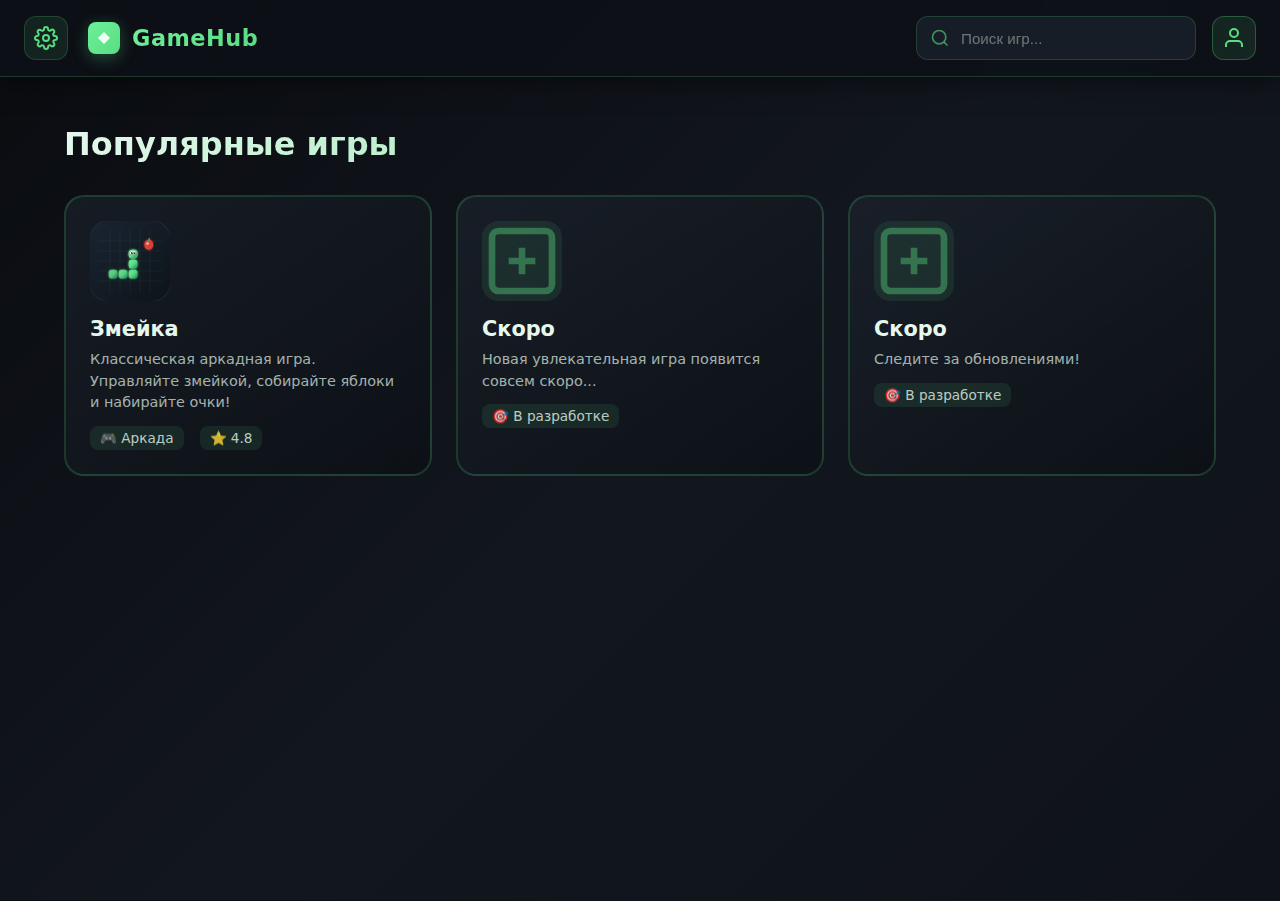
<file: index.html>
<!DOCTYPE html>
<html lang="ru">
<head>
  <meta charset="UTF-8">
  <meta name="viewport" content="width=device-width, initial-scale=1.0">
  <meta name="description" content="Портал браузерных игр - играйте бесплатно онлайн">
  <meta name="theme-color" content="#5ADC82">
  <title>GameHub — Портал игр</title>
  <link rel="icon" type="image/svg+xml" href="games/snake/icon.svg">
  <link rel="manifest" href="manifest.json">
  <link rel="apple-touch-icon" href="games/snake/icon.svg">
  <link rel="stylesheet" href="portal.css">
</head>
<body>
  <!-- Хедер -->
  <header class="header">
    <div class="header-left">
      <button class="menu-btn" id="menuBtn" aria-label="Меню настроек">
        <svg width="24" height="24" viewBox="0 0 24 24" fill="none" stroke="currentColor" stroke-width="2">
          <path d="M12 15a3 3 0 1 0 0-6 3 3 0 0 0 0 6Z"/>
          <path d="M19.4 15a1.65 1.65 0 0 0 .33 1.82l.06.06a2 2 0 0 1 0 2.83 2 2 0 0 1-2.83 0l-.06-.06a1.65 1.65 0 0 0-1.82-.33 1.65 1.65 0 0 0-1 1.51V21a2 2 0 0 1-2 2 2 2 0 0 1-2-2v-.09A1.65 1.65 0 0 0 9 19.4a1.65 1.65 0 0 0-1.82.33l-.06.06a2 2 0 0 1-2.83 0 2 2 0 0 1 0-2.83l.06-.06a1.65 1.65 0 0 0 .33-1.82 1.65 1.65 0 0 0-1.51-1H3a2 2 0 0 1-2-2 2 2 0 0 1 2-2h.09A1.65 1.65 0 0 0 4.6 9a1.65 1.65 0 0 0-.33-1.82l-.06-.06a2 2 0 0 1 0-2.83 2 2 0 0 1 2.83 0l.06.06a1.65 1.65 0 0 0 1.82.33H9a1.65 1.65 0 0 0 1-1.51V3a2 2 0 0 1 2-2 2 2 0 0 1 2 2v.09a1.65 1.65 0 0 0 1 1.51 1.65 1.65 0 0 0 1.82-.33l.06-.06a2 2 0 0 1 2.83 0 2 2 0 0 1 0 2.83l-.06.06a1.65 1.65 0 0 0-.33 1.82V9a1.65 1.65 0 0 0 1.51 1H21a2 2 0 0 1 2 2 2 2 0 0 1-2 2h-.09a1.65 1.65 0 0 0-1.51 1Z"/>
        </svg>
      </button>
      <div class="logo">
        <svg class="logo-icon" viewBox="0 0 32 32" width="32" height="32">
          <defs>
            <linearGradient id="logoGrad" x1="0" y1="0" x2="1" y2="1">
              <stop offset="0%" stop-color="#6ef09a"/>
              <stop offset="100%" stop-color="#5ADC82"/>
            </linearGradient>
          </defs>
          <rect width="32" height="32" rx="8" fill="url(#logoGrad)"/>
          <path d="M10 16 L16 10 L22 16 L16 22 Z" fill="rgba(255,255,255,0.9)"/>
        </svg>
        <span class="logo-text">GameHub</span>
      </div>
    </div>
    
    <div class="header-right">
      <div class="search-box">
        <svg class="search-icon" width="20" height="20" viewBox="0 0 24 24" fill="none" stroke="currentColor" stroke-width="2">
          <circle cx="11" cy="11" r="8"/>
          <path d="M21 21l-4.35-4.35"/>
        </svg>
        <input type="text" id="searchInput" class="search-input" placeholder="Поиск игр...">
      </div>
      
      <button class="profile-btn" id="profileBtn" aria-label="Профиль">
        <svg width="24" height="24" viewBox="0 0 24 24" fill="none" stroke="currentColor" stroke-width="2">
          <path d="M20 21v-2a4 4 0 0 0-4-4H8a4 4 0 0 0-4 4v2"/>
          <circle cx="12" cy="7" r="4"/>
        </svg>
      </button>
    </div>
  </header>

  <!-- Меню настроек -->
  <div class="settings-menu" id="settingsMenu" hidden>
    <div class="settings-content">
      <div class="settings-header">
        <h2>Настройки</h2>
        <button class="close-btn" id="closeSettings" aria-label="Закрыть">
          <svg width="24" height="24" viewBox="0 0 24 24" fill="none" stroke="currentColor" stroke-width="2">
            <line x1="18" y1="6" x2="6" y2="18"/>
            <line x1="6" y1="6" x2="18" y2="18"/>
          </svg>
        </button>
      </div>
      
      <div class="settings-body">
        <div class="setting-item">
          <label for="themeSelect">Тема оформления</label>
          <select id="themeSelect" class="setting-select">
            <option value="dark">Тёмная</option>
            <option value="light">Светлая</option>
            <option value="auto">Автоматически</option>
          </select>
        </div>
        
        <div class="setting-item">
          <label for="soundToggle">
            <span>Звуки</span>
            <input type="checkbox" id="soundToggle" class="setting-toggle" checked>
            <span class="toggle-slider"></span>
          </label>
        </div>
        
        <div class="setting-item">
          <label for="notifToggle">
            <span>Уведомления</span>
            <input type="checkbox" id="notifToggle" class="setting-toggle" checked>
            <span class="toggle-slider"></span>
          </label>
        </div>
        
        <div class="setting-item">
          <label for="langSelect">Язык</label>
          <select id="langSelect" class="setting-select">
            <option value="ru">Русский</option>
            <option value="en">English</option>
          </select>
        </div>
      </div>
    </div>
  </div>

  <!-- Модальное окно профиля -->
  <div class="profile-modal" id="profileModal" hidden>
    <div class="profile-content">
      <div class="profile-header">
        <h2>Вход в аккаунт</h2>
        <button class="close-btn" id="closeProfile" aria-label="Закрыть">
          <svg width="24" height="24" viewBox="0 0 24 24" fill="none" stroke="currentColor" stroke-width="2">
            <line x1="18" y1="6" x2="6" y2="18"/>
            <line x1="6" y1="6" x2="18" y2="18"/>
          </svg>
        </button>
      </div>
      
      <div class="profile-body">
        <p class="profile-subtitle">Войдите, чтобы сохранять свой прогресс и достижения</p>
        
        <button class="google-signin-btn">
          <svg class="google-icon" width="20" height="20" viewBox="0 0 24 24">
            <path fill="#4285F4" d="M22.56 12.25c0-.78-.07-1.53-.2-2.25H12v4.26h5.92c-.26 1.37-1.04 2.53-2.21 3.31v2.77h3.57c2.08-1.92 3.28-4.74 3.28-8.09z"/>
            <path fill="#34A853" d="M12 23c2.97 0 5.46-.98 7.28-2.66l-3.57-2.77c-.98.66-2.23 1.06-3.71 1.06-2.86 0-5.29-1.93-6.16-4.53H2.18v2.84C3.99 20.53 7.7 23 12 23z"/>
            <path fill="#FBBC05" d="M5.84 14.09c-.22-.66-.35-1.36-.35-2.09s.13-1.43.35-2.09V7.07H2.18C1.43 8.55 1 10.22 1 12s.43 3.45 1.18 4.93l2.85-2.22.81-.62z"/>
            <path fill="#EA4335" d="M12 5.38c1.62 0 3.06.56 4.21 1.64l3.15-3.15C17.45 2.09 14.97 1 12 1 7.7 1 3.99 3.47 2.18 7.07l3.66 2.84c.87-2.6 3.3-4.53 6.16-4.53z"/>
          </svg>
          Войти через Google
        </button>
        
        <div class="divider">
          <span>или</span>
        </div>
        
        <button class="guest-btn">Продолжить как гость</button>
      </div>
    </div>
  </div>

  <!-- Основной контент -->
  <main class="main-content">
    <div class="container">
      <section class="games-section">
        <h1 class="section-title">Популярные игры</h1>
        
        <div class="games-grid">
          <!-- Карточка игры Змейка -->
          <a href="games/snake/index.html" class="game-card">
            <div class="game-card-inner">
              <div class="game-icon">
                <img src="games/snake/icon.svg" alt="Змейка" width="80" height="80">
              </div>
              <div class="game-info">
                <h3 class="game-title">Змейка</h3>
                <p class="game-description">Классическая аркадная игра. Управляйте змейкой, собирайте яблоки и набирайте очки!</p>
                <div class="game-meta">
                  <span class="game-category">🎮 Аркада</span>
                  <span class="game-rating">⭐ 4.8</span>
                </div>
              </div>
              <div class="play-overlay">
                <div class="play-btn">
                  <svg width="32" height="32" viewBox="0 0 24 24" fill="currentColor">
                    <path d="M8 5v14l11-7z"/>
                  </svg>
                </div>
              </div>
            </div>
          </a>

          <!-- Заглушки для будущих игр -->
          <div class="game-card coming-soon">
            <div class="game-card-inner">
              <div class="game-icon placeholder">
                <svg width="80" height="80" viewBox="0 0 24 24" fill="none" stroke="currentColor" stroke-width="2">
                  <rect x="3" y="3" width="18" height="18" rx="2"/>
                  <path d="M12 8v8m-4-4h8"/>
                </svg>
              </div>
              <div class="game-info">
                <h3 class="game-title">Скоро</h3>
                <p class="game-description">Новая увлекательная игра появится совсем скоро...</p>
                <div class="game-meta">
                  <span class="game-category">🎯 В разработке</span>
                </div>
              </div>
            </div>
          </div>

          <div class="game-card coming-soon">
            <div class="game-card-inner">
              <div class="game-icon placeholder">
                <svg width="80" height="80" viewBox="0 0 24 24" fill="none" stroke="currentColor" stroke-width="2">
                  <rect x="3" y="3" width="18" height="18" rx="2"/>
                  <path d="M12 8v8m-4-4h8"/>
                </svg>
              </div>
              <div class="game-info">
                <h3 class="game-title">Скоро</h3>
                <p class="game-description">Следите за обновлениями!</p>
                <div class="game-meta">
                  <span class="game-category">🎯 В разработке</span>
                </div>
              </div>
            </div>
          </div>
        </div>
      </section>
    </div>
  </main>

  <script src="portal.js"></script>
</body>
</html>
</file>
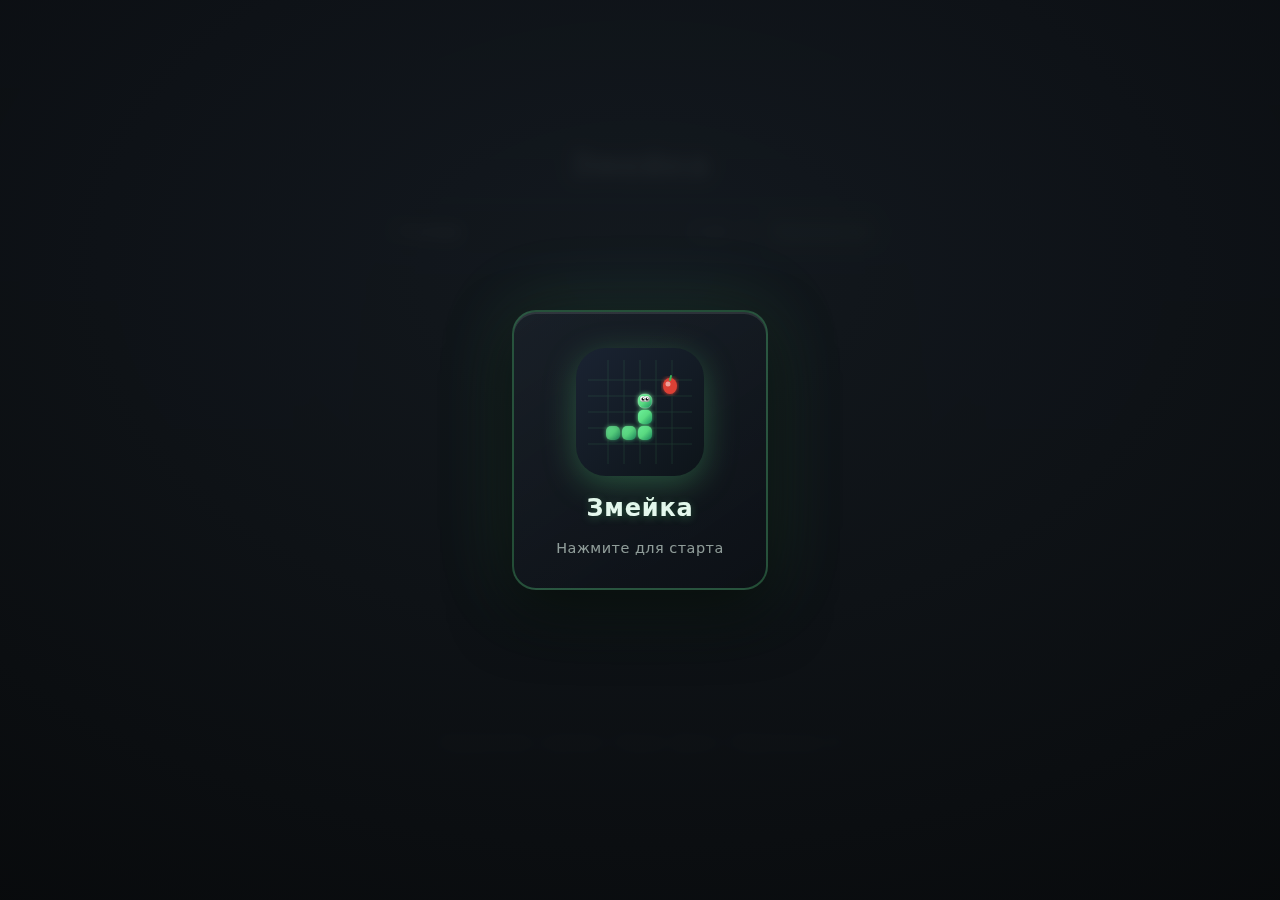
<file: games/snake/index.html>
<!DOCTYPE html>
<html lang="ru">
<head>
  <meta charset="UTF-8">
  <meta name="viewport" content="width=device-width, initial-scale=1.0">
  <meta name="description" content="Классическая игра Змейка с красивым дизайном">
  <meta name="theme-color" content="#5ADC82">
  <meta name="apple-mobile-web-app-capable" content="yes">
  <meta name="apple-mobile-web-app-status-bar-style" content="black-translucent">
  <meta name="apple-mobile-web-app-title" content="Змейка">
  <title>Змейка — Игра</title>
  <link rel="icon" type="image/svg+xml" href="icon.svg">
  <link rel="stylesheet" href="style.css">
  <link rel="manifest" href="manifest.json">
  <link rel="apple-touch-icon" href="icon.svg">
</head>
<body>
  <div class="wrap">
    <h1>Змейка</h1>

    <div class="game-wrap">
      <div class="hud">
        
        <div id="hud-status">Готово</div>
        <div class="hud-right">
          <div id="hud-score">Счёт: 0</div>
          <button id="restart">Перезапуск (R)</button>
        </div>
      </div>

      <canvas id="game" width="520" height="520"></canvas>
    </div>

    <p class="hint">Управление: стрелки • Пауза: Space • Перезапуск: R</p>
  </div>
  <div id="launcher" class="launch-overlay" role="button" aria-label="Запустить игру Змейка" tabindex="0">
    <div class="launch-card">
      <svg class="launch-icon" viewBox="0 0 128 128" aria-hidden="true">
        <defs>
          <linearGradient id="bgGrad" x1="0" y1="0" x2="1" y2="1">
            <stop offset="0%" stop-color="#1a2332"/>
            <stop offset="100%" stop-color="#0d1419"/>
          </linearGradient>
          <linearGradient id="snakeGrad" x1="0" y1="0" x2="1" y2="1">
            <stop offset="0%" stop-color="#6ef09a"/>
            <stop offset="50%" stop-color="#5ADC82"/>
            <stop offset="100%" stop-color="#1a8c5f"/>
          </linearGradient>
          <radialGradient id="eyeGrad" cx="0.3" cy="0.3" r="0.7">
            <stop offset="0%" stop-color="#ffffff"/>
            <stop offset="60%" stop-color="#e6e6e6"/>
            <stop offset="100%" stop-color="#999999"/>
          </radialGradient>
          <filter id="glow">
            <feGaussianBlur stdDeviation="2" result="coloredBlur"/>
            <feMerge>
              <feMergeNode in="coloredBlur"/>
              <feMergeNode in="SourceGraphic"/>
            </feMerge>
          </filter>
        </defs>
        
        <!-- Фон -->
        <rect width="128" height="128" rx="30" fill="url(#bgGrad)"/>
        
        <!-- Сетка (тонкая) -->
        <g opacity="0.15" stroke="#5ADC82" stroke-width="0.8">
          <line x1="32" y1="12" x2="32" y2="116"/>
          <line x1="48" y1="12" x2="48" y2="116"/>
          <line x1="64" y1="12" x2="64" y2="116"/>
          <line x1="80" y1="12" x2="80" y2="116"/>
          <line x1="96" y1="12" x2="96" y2="116"/>
          <line x1="12" y1="32" x2="116" y2="32"/>
          <line x1="12" y1="48" x2="116" y2="48"/>
          <line x1="12" y1="64" x2="116" y2="64"/>
          <line x1="12" y1="80" x2="116" y2="80"/>
          <line x1="12" y1="96" x2="116" y2="96"/>
        </g>
        
        <!-- Яблоко -->
        <ellipse cx="94" cy="38" rx="7" ry="8" fill="#dc4034" filter="url(#glow)"/>
        <ellipse cx="92" cy="36" rx="2.5" ry="2.5" fill="rgba(255,255,255,0.5)"/>
        <path d="M94 32 L95 28" stroke="#3CB45A" stroke-width="2" stroke-linecap="round"/>
        
        <!-- Тело змейки -->
        <g filter="url(#glow)">
          <!-- Хвост -->
          <rect x="30" y="78" width="14" height="14" rx="5" fill="url(#snakeGrad)" opacity="0.7"/>
          <!-- Сегмент 2 -->
          <rect x="46" y="78" width="14" height="14" rx="5" fill="url(#snakeGrad)" opacity="0.8"/>
          <!-- Сегмент 3 -->
          <rect x="62" y="78" width="14" height="14" rx="5" fill="url(#snakeGrad)" opacity="0.9"/>
          <!-- Сегмент 4 -->
          <rect x="62" y="62" width="14" height="14" rx="5" fill="url(#snakeGrad)"/>
          <!-- Голова -->
          <rect x="62" y="46" width="14" height="14" rx="6" fill="url(#snakeGrad)" stroke="rgba(255,255,255,0.2)" stroke-width="1"/>
        </g>
        
        <!-- Глаза -->
        <circle cx="67" cy="51" r="3" fill="url(#eyeGrad)"/>
        <circle cx="71" cy="51" r="3" fill="url(#eyeGrad)"/>
        <circle cx="67" cy="51" r="1.5" fill="#0a0a0a"/>
        <circle cx="71" cy="51" r="1.5" fill="#0a0a0a"/>
        
        <!-- Блики в глазах -->
        <circle cx="67.5" cy="50.5" r="0.7" fill="#ffffff"/>
        <circle cx="71.5" cy="50.5" r="0.7" fill="#ffffff"/>
      </svg>
      <div class="launch-title">Змейка</div>
      <div class="launch-subtitle">Нажмите для старта</div>
    </div>
  </div>
  <script src="script.js"></script>
</body>
</html>
</file>
<file: portal.css>
* {
  box-sizing: border-box;
  margin: 0;
  padding: 0;
}

html, body {
  height: 100%;
  font-family: system-ui, -apple-system, 'Segoe UI', Roboto, sans-serif;
}

/* === ТЕМЫ === */
:root {
  /* Тёмная тема (по умолчанию) */
  --bg-gradient-start: #0a0c10;
  --bg-gradient-mid: #12161e;
  --bg-gradient-end: #0f1319;
  --text-primary: #e6f8ee;
  --text-secondary: rgba(230, 248, 238, 0.7);
  --text-muted: rgba(230, 248, 238, 0.4);
  --accent-primary: #5ADC82;
  --accent-secondary: #6ef09a;
  --surface-primary: rgba(30, 38, 48, 0.6);
  --surface-secondary: rgba(12, 16, 22, 0.8);
  --surface-hover: rgba(30, 38, 48, 0.8);
  --border-primary: rgba(90, 220, 130, 0.2);
  --border-hover: rgba(90, 220, 130, 0.5);
  --shadow-color: rgba(0, 0, 0, 0.5);
  --card-bg: linear-gradient(145deg, rgba(30, 38, 48, 0.6), rgba(12, 16, 22, 0.8));
}

/* Светлая тема */
body.light-theme {
  --bg-gradient-start: #f0f4f8;
  --bg-gradient-mid: #e2e8f0;
  --bg-gradient-end: #cbd5e1;
  --text-primary: #1e293b;
  --text-secondary: #475569;
  --text-muted: #94a3b8;
  --accent-primary: #10b981;
  --accent-secondary: #34d399;
  --surface-primary: rgba(255, 255, 255, 0.9);
  --surface-secondary: rgba(248, 250, 252, 0.95);
  --surface-hover: rgba(241, 245, 249, 1);
  --border-primary: rgba(16, 185, 129, 0.3);
  --border-hover: rgba(16, 185, 129, 0.6);
  --shadow-color: rgba(0, 0, 0, 0.1);
  --card-bg: linear-gradient(145deg, rgba(255, 255, 255, 0.95), rgba(248, 250, 252, 0.9));
}

body {
  background: linear-gradient(135deg, var(--bg-gradient-start) 0%, var(--bg-gradient-mid) 50%, var(--bg-gradient-end) 100%);
  color: var(--text-primary);
  overflow-x: hidden;
  transition: background 0.3s ease, color 0.3s ease;
}

/* === ХЕДЕР === */
.header {
  position: sticky;
  top: 0;
  z-index: 100;
  display: flex;
  justify-content: space-between;
  align-items: center;
  padding: 16px 24px;
  background: var(--surface-secondary);
  backdrop-filter: blur(12px);
  border-bottom: 1px solid var(--border-primary);
  box-shadow: 0 4px 24px var(--shadow-color);
  transition: all 0.3s ease;
}

.header-left {
  display: flex;
  align-items: center;
  gap: 20px;
}

.header-right {
  display: flex;
  align-items: center;
  gap: 16px;
}

/* Кнопка меню */
.menu-btn {
  width: 44px;
  height: 44px;
  display: grid;
  place-items: center;
  background: rgba(90, 220, 130, 0.1);
  border: 1px solid var(--border-primary);
  border-radius: 12px;
  color: var(--accent-primary);
  cursor: pointer;
  transition: all 0.3s ease;
}

.menu-btn:hover {
  background: rgba(90, 220, 130, 0.2);
  border-color: var(--border-hover);
  transform: scale(1.1);
  box-shadow: 0 0 20px rgba(90, 220, 130, 0.4);
}

/* Логотип */
.logo {
  display: flex;
  align-items: center;
  gap: 12px;
}

.logo-icon {
  filter: drop-shadow(0 4px 8px rgba(90, 220, 130, 0.3));
}

.logo-text {
  font-size: 1.4rem;
  font-weight: 700;
  background: linear-gradient(135deg, #6ef09a, #5ADC82);
  -webkit-background-clip: text;
  -webkit-text-fill-color: transparent;
  background-clip: text;
  letter-spacing: 0.5px;
}

/* Поиск */
.search-box {
  position: relative;
  display: flex;
  align-items: center;
}

.search-icon {
  position: absolute;
  left: 14px;
  color: rgba(90, 220, 130, 0.6);
  pointer-events: none;
}

.search-input {
  width: 280px;
  height: 44px;
  padding: 0 16px 0 44px;
  background: rgba(30, 38, 48, 0.6);
  border: 1px solid rgba(90, 220, 130, 0.2);
  border-radius: 12px;
  color: #e6f8ee;
  font-size: 0.95rem;
  transition: all 0.3s ease;
}

.search-input::placeholder {
  color: rgba(230, 248, 238, 0.4);
}

.search-input:focus {
  outline: none;
  border-color: rgba(90, 220, 130, 0.5);
  background: rgba(30, 38, 48, 0.8);
  box-shadow: 0 0 0 3px rgba(90, 220, 130, 0.1);
}

/* Кнопка профиля */
.profile-btn {
  width: 44px;
  height: 44px;
  display: grid;
  place-items: center;
  background: rgba(90, 220, 130, 0.1);
  border: 1px solid rgba(90, 220, 130, 0.3);
  border-radius: 12px;
  color: #5ADC82;
  cursor: pointer;
  transition: all 0.3s ease;
}

.profile-btn:hover {
  background: rgba(90, 220, 130, 0.2);
  border-color: rgba(90, 220, 130, 0.5);
  transform: scale(1.1);
  box-shadow: 0 0 20px rgba(90, 220, 130, 0.4);
}

/* === МЕНЮ НАСТРОЕК === */
.settings-menu {
  position: fixed;
  top: 0;
  left: 0;
  bottom: 0;
  width: 360px;
  background: rgba(18, 22, 30, 0.98);
  backdrop-filter: blur(16px);
  border-right: 1px solid rgba(90, 220, 130, 0.2);
  box-shadow: 4px 0 24px rgba(0, 0, 0, 0.5);
  z-index: 200;
  transform: translateX(-100%);
  transition: transform 0.3s cubic-bezier(0.4, 0, 0.2, 1);
}

.settings-menu:not([hidden]) {
  transform: translateX(0);
}

.settings-content {
  display: flex;
  flex-direction: column;
  height: 100%;
}

.settings-header {
  display: flex;
  justify-content: space-between;
  align-items: center;
  padding: 24px;
  border-bottom: 1px solid rgba(90, 220, 130, 0.15);
}

.settings-header h2 {
  font-size: 1.5rem;
  color: #e6f8ee;
}

.close-btn {
  width: 36px;
  height: 36px;
  display: grid;
  place-items: center;
  background: transparent;
  border: none;
  border-radius: 8px;
  color: rgba(230, 248, 238, 0.7);
  cursor: pointer;
  transition: all 0.2s ease;
}

.close-btn:hover {
  background: rgba(90, 220, 130, 0.1);
  color: #5ADC82;
  transform: scale(1.1);
}

.settings-body {
  flex: 1;
  padding: 24px;
  overflow-y: auto;
}

.setting-item {
  margin-bottom: 24px;
}

.setting-item label {
  display: flex;
  justify-content: space-between;
  align-items: center;
  font-size: 1rem;
  color: #e6f8ee;
  margin-bottom: 8px;
}

.setting-select {
  width: 100%;
  height: 44px;
  padding: 0 16px;
  background: rgba(30, 38, 48, 0.6);
  border: 1px solid rgba(90, 220, 130, 0.2);
  border-radius: 12px;
  color: #e6f8ee;
  font-size: 0.95rem;
  cursor: pointer;
  transition: all 0.3s ease;
}

.setting-select:focus {
  outline: none;
  border-color: rgba(90, 220, 130, 0.5);
  box-shadow: 0 0 0 3px rgba(90, 220, 130, 0.1);
}

/* Toggle switch */
.setting-toggle {
  position: relative;
  width: 52px;
  height: 28px;
  appearance: none;
  background: rgba(30, 38, 48, 0.6);
  border: 1px solid rgba(90, 220, 130, 0.2);
  border-radius: 14px;
  cursor: pointer;
  transition: all 0.3s ease;
}

.setting-toggle::before {
  content: '';
  position: absolute;
  top: 2px;
  left: 2px;
  width: 22px;
  height: 22px;
  background: #e6f8ee;
  border-radius: 50%;
  transition: all 0.3s ease;
}

.setting-toggle:checked {
  background: rgba(90, 220, 130, 0.3);
  border-color: rgba(90, 220, 130, 0.5);
}

.setting-toggle:checked::before {
  left: 26px;
  background: #5ADC82;
}

/* === МОДАЛЬНОЕ ОКНО ПРОФИЛЯ === */
.profile-modal {
  position: fixed;
  inset: 0;
  display: grid;
  place-items: center;
  background: rgba(8, 10, 12, 0.9);
  backdrop-filter: blur(8px);
  z-index: 300;
  animation: fadeIn 0.3s ease;
}

.profile-modal[hidden] {
  display: none;
}

.profile-content {
  width: min(92vw, 460px);
  background: linear-gradient(145deg, rgba(30, 38, 48, 0.9), rgba(12, 16, 22, 0.95));
  border: 2px solid rgba(90, 220, 130, 0.3);
  border-radius: 24px;
  box-shadow: 0 24px 60px rgba(0, 0, 0, 0.6);
  animation: scaleIn 0.3s cubic-bezier(0.34, 1.56, 0.64, 1);
}

.profile-header {
  display: flex;
  justify-content: space-between;
  align-items: center;
  padding: 24px;
  border-bottom: 1px solid rgba(90, 220, 130, 0.15);
}

.profile-header h2 {
  font-size: 1.5rem;
  color: #e6f8ee;
}

.profile-body {
  padding: 32px 24px;
}

.profile-subtitle {
  color: rgba(230, 248, 238, 0.7);
  font-size: 0.95rem;
  margin-bottom: 24px;
  text-align: center;
}

.google-signin-btn {
  width: 100%;
  height: 52px;
  display: flex;
  align-items: center;
  justify-content: center;
  gap: 12px;
  background: #ffffff;
  border: none;
  border-radius: 12px;
  color: #3c4043;
  font-size: 1rem;
  font-weight: 600;
  cursor: pointer;
  transition: all 0.2s ease;
  box-shadow: 0 2px 8px rgba(0, 0, 0, 0.15);
}

.google-signin-btn:hover {
  background: #f8f9fa;
  transform: scale(1.05);
  box-shadow: 0 4px 16px rgba(0, 0, 0, 0.25);
}

.google-icon {
  flex-shrink: 0;
}

.divider {
  display: flex;
  align-items: center;
  gap: 16px;
  margin: 24px 0;
  color: rgba(230, 248, 238, 0.4);
  font-size: 0.9rem;
}

.divider::before,
.divider::after {
  content: '';
  flex: 1;
  height: 1px;
  background: rgba(90, 220, 130, 0.2);
}

.guest-btn {
  width: 100%;
  height: 52px;
  background: rgba(90, 220, 130, 0.1);
  border: 1px solid rgba(90, 220, 130, 0.3);
  border-radius: 12px;
  color: #5ADC82;
  font-size: 1rem;
  font-weight: 600;
  cursor: pointer;
  transition: all 0.2s ease;
}

.guest-btn:hover {
  background: rgba(90, 220, 130, 0.2);
  border-color: rgba(90, 220, 130, 0.5);
  transform: scale(1.05);
  box-shadow: 0 0 20px rgba(90, 220, 130, 0.4);
}

/* === ОСНОВНОЙ КОНТЕНТ === */
.main-content {
  padding: 48px 0;
  min-height: calc(100vh - 76px);
}

.container {
  max-width: 1200px;
  margin: 0 auto;
  padding: 0 24px;
}

.section-title {
  font-size: 2rem;
  font-weight: 700;
  margin-bottom: 32px;
  background: linear-gradient(135deg, #e6f8ee, #5ADC82);
  -webkit-background-clip: text;
  -webkit-text-fill-color: transparent;
  background-clip: text;
}

/* === СЕТКА ИГР === */
.games-grid {
  display: grid;
  grid-template-columns: repeat(auto-fill, minmax(320px, 1fr));
  gap: 24px;
}

/* === КАРТОЧКА ИГРЫ === */
.game-card {
  position: relative;
  display: block;
  background: linear-gradient(145deg, rgba(30, 38, 48, 0.6), rgba(12, 16, 22, 0.8));
  border: 2px solid rgba(90, 220, 130, 0.2);
  border-radius: 20px;
  overflow: hidden;
  text-decoration: none;
  color: inherit;
  transition: all 0.3s cubic-bezier(0.4, 0, 0.2, 1);
  cursor: pointer;
}

.game-card:hover {
  transform: scale(1.05);
  border-color: rgba(90, 220, 130, 0.5);
  box-shadow: 0 8px 32px rgba(90, 220, 130, 0.3);
}

.game-card.coming-soon {
  opacity: 0.6;
  cursor: not-allowed;
}

.game-card.coming-soon:hover {
  transform: none;
  box-shadow: none;
}

.game-card-inner {
  position: relative;
  padding: 24px;
  display: flex;
  flex-direction: column;
  gap: 16px;
}

.game-icon {
  width: 80px;
  height: 80px;
  display: grid;
  place-items: center;
  background: rgba(90, 220, 130, 0.1);
  border-radius: 16px;
  overflow: hidden;
}

.game-icon img {
  width: 100%;
  height: 100%;
  object-fit: cover;
}

.game-icon.placeholder {
  color: rgba(90, 220, 130, 0.4);
}

.game-info {
  flex: 1;
}

.game-title {
  font-size: 1.3rem;
  font-weight: 700;
  margin-bottom: 8px;
  color: #e6f8ee;
}

.game-description {
  font-size: 0.9rem;
  line-height: 1.5;
  color: rgba(230, 248, 238, 0.7);
  margin-bottom: 12px;
}

.game-meta {
  display: flex;
  gap: 16px;
  font-size: 0.85rem;
}

.game-category,
.game-rating {
  padding: 4px 10px;
  background: rgba(90, 220, 130, 0.1);
  border-radius: 8px;
  color: rgba(230, 248, 238, 0.8);
}

/* Оверлей "Играть" */
.play-overlay {
  position: absolute;
  inset: 0;
  display: grid;
  place-items: center;
  background: rgba(90, 220, 130, 0.95);
  opacity: 0;
  transition: opacity 0.3s ease;
  pointer-events: none;
}

.game-card:hover .play-overlay {
  opacity: 1;
}

.game-card.coming-soon .play-overlay {
  display: none;
}

.play-btn {
  width: 80px;
  height: 80px;
  display: grid;
  place-items: center;
  background: rgba(255, 255, 255, 0.95);
  border-radius: 50%;
  color: #5ADC82;
  box-shadow: 0 8px 24px rgba(0, 0, 0, 0.3);
  transform: scale(0.9);
  transition: transform 0.3s ease;
}

.game-card:hover .play-btn {
  transform: scale(1);
}

/* === АНИМАЦИИ === */
@keyframes fadeIn {
  from { opacity: 0; }
  to { opacity: 1; }
}

@keyframes scaleIn {
  0% {
    transform: scale(0.5);
    opacity: 0;
  }
  50% {
    transform: scale(1.02);
  }
  100% {
    transform: scale(1);
    opacity: 1;
  }
}

/* === АДАПТИВНОСТЬ === */
@media (max-width: 768px) {
  .header {
    padding: 12px 16px;
  }

  .logo-text {
    display: none;
  }

  .search-input {
    width: 200px;
  }

  .settings-menu {
    width: 100%;
    max-width: 360px;
  }

  .games-grid {
    grid-template-columns: 1fr;
  }

  .section-title {
    font-size: 1.5rem;
  }
}

@media (max-width: 480px) {
  .search-box {
    display: none;
  }
}

/* Smooth scroll */
html {
  scroll-behavior: smooth;
}
</file>
<file: games/snake/style.css>
* { box-sizing: border-box; }
html, body { height: 100%; margin: 0; font-family: system-ui, -apple-system, Segoe UI, Roboto, sans-serif; }
body {
  display: grid;
  place-items: center;
  background: linear-gradient(#12161E, #0A0C10);
  color: #fff;
}
.wrap { text-align: center; width: min(92vw, 620px); }
h1 { font-weight: 700; margin: 10px 0 14px; color: #e6f8ee; letter-spacing: .5px; }

.game-wrap { position: relative; display: inline-block; }
canvas {
  background: #0b0e13;
  border-radius: 16px;
  box-shadow: 0 20px 60px rgba(0,0,0,.45), inset 0 0 0 2px #10151d;
  display: block;
}

/* HUD поверх канваса, сверху */
.hud {
  position: absolute;
  top: 8px;
  left: 8px;
  right: 8px;
  display: flex;
  justify-content: space-between;
  align-items: center;
  gap: 12px;
  padding: 8px 10px;
  background: rgba(0,0,0,.42);
  border: 1px solid rgba(255,255,255,.55);
  border-radius: 10px;
  backdrop-filter: blur(2px);
}
.hud #hud-status { font-weight: 700; text-align: left; }
.hud .hud-right { display: flex; align-items: center; gap: 10px; }
#restart {
  background: #1c2b22; color: #eafff2; border: 1px solid #2c4c39; border-radius: 10px;
  padding: 8px 12px; cursor: pointer;
}
#restart:hover { filter: brightness(1.05); }

.hint { opacity: .8; font-size: .9rem; margin-top: 12px; }

/* Launch overlay */
.launch-overlay {
  position: fixed;
  inset: 0;
  display: grid;
  place-items: center;
  background: radial-gradient(1200px 800px at 50% 30%, rgba(20,26,32,0.95), rgba(8,10,12,0.98));
  -webkit-backdrop-filter: blur(8px);
  backdrop-filter: blur(8px);
  z-index: 10;
  animation: fadeIn 0.4s ease-out;
}
.launch-overlay[hidden] { 
  display: none; 
}
.launch-card {
  display: grid;
  place-items: center;
  gap: 18px;
  padding: 36px 42px 32px;
  border-radius: 24px;
  background: linear-gradient(145deg, rgba(30,38,48,.6), rgba(12,16,22,.8));
  border: 2px solid rgba(90,220,130,.3);
  box-shadow: 
    0 24px 60px rgba(0,0,0,.6),
    0 0 80px rgba(90,220,130,.15),
    inset 0 2px 0 rgba(255,255,255,.1);
  cursor: pointer;
  user-select: none;
  transition: all 0.3s cubic-bezier(0.4, 0, 0.2, 1);
  animation: scaleIn 0.5s cubic-bezier(0.34, 1.56, 0.64, 1);
}
.launch-card:hover {
  transform: scale(1.05) translateY(-4px);
  border-color: rgba(90,220,130,.6);
  box-shadow: 
    0 28px 70px rgba(0,0,0,.7),
    0 0 100px rgba(90,220,130,.25),
    inset 0 2px 0 rgba(255,255,255,.15);
}
.launch-card:active {
  transform: scale(0.98) translateY(0px);
  transition: all 0.1s ease;
}
.launch-card:focus-visible { 
  outline: 3px solid #5ADC82; 
  outline-offset: 6px; 
}
.launch-icon { 
  width: 128px; 
  height: 128px; 
  display: block;
  filter: drop-shadow(0 8px 16px rgba(90,220,130,.3));
  transition: transform 0.3s ease;
}
.launch-card:hover .launch-icon {
  transform: scale(1.08);
  filter: drop-shadow(0 12px 24px rgba(90,220,130,.5));
}
.launch-title { 
  font-weight: 800; 
  font-size: 1.5rem; 
  letter-spacing: .8px; 
  color: #e6f8ee;
  text-shadow: 0 2px 8px rgba(90,220,130,.3);
  transition: color 0.3s ease;
}
.launch-card:hover .launch-title {
  color: #5ADC82;
}
.launch-subtitle {
  font-weight: 500;
  font-size: 0.9rem;
  color: rgba(230,248,238,.6);
  letter-spacing: .5px;
  animation: pulse 2s ease-in-out infinite;
  transition: color 0.3s ease;
}
.launch-card:hover .launch-subtitle {
  color: rgba(90,220,130,.9);
}

@keyframes pulse {
  0%, 100% { opacity: 0.6; }
  50% { opacity: 1; }
}

@keyframes fadeIn {
  from { opacity: 0; }
  to { opacity: 1; }
}

@keyframes scaleIn {
  0% { 
    transform: scale(0.5); 
    opacity: 0; 
  }
  50% {
    transform: scale(1.02);
  }
  100% { 
    transform: scale(1); 
    opacity: 1; 
  }
}
</file>
